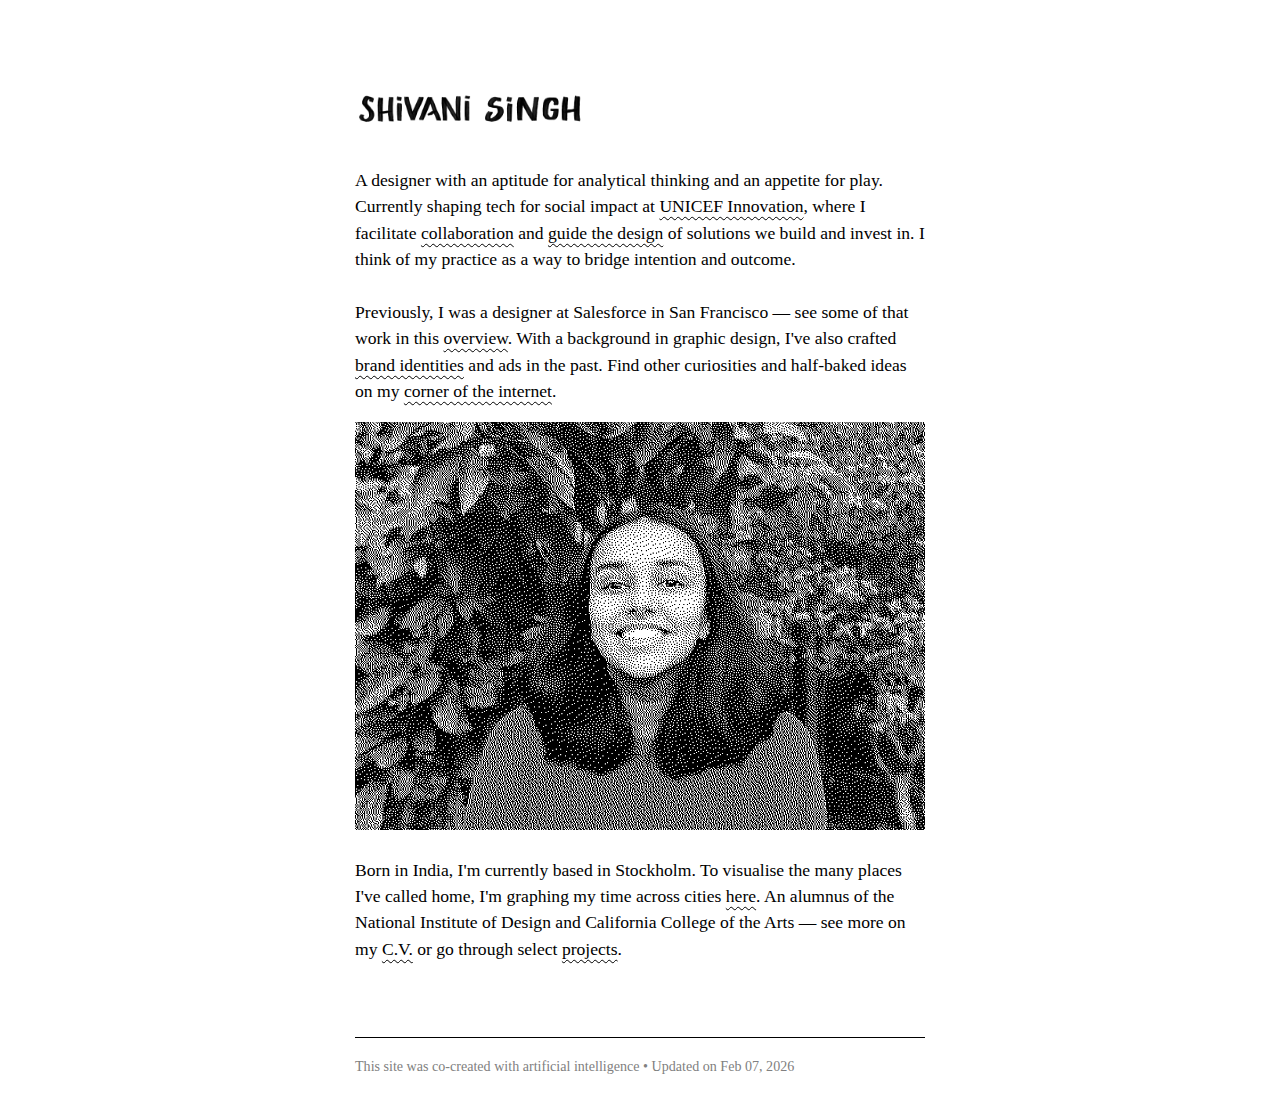
<file: index.html>
<!DOCTYPE html>
<html lang="en">
<head>
  <meta charset="UTF-8" />
  <meta name="viewport" content="width=device-width, initial-scale=1.0" />
  <title>shivani's website</title>

  <link rel="icon" type="image/png" href="images/favicon.png">
  <link rel="stylesheet" href="style.css">

  <style>
:root { --page-gutter: 40px; }

body {
  padding: 0 var(--page-gutter) !important;
}
.h1-img {
  height: var(--h1-size);
  width: auto;
  display: inline-block;
  vertical-align: baseline;
}

.intro-wrap {
  position: relative;
}

.intro-inner {
  padding: 40px 0;
}

a {  text-decoration-style: wavy; text-decoration-thickness: 0.5px; }


/* ---------- CLICK STAMPS ---------- */
.flower-stamp{
  position: absolute;
  transform: translate(-50%, -50%);
  pointer-events: none;
  user-select: none;
  -webkit-user-drag: none;
  z-index: 10; 
  line-height: 1;
  color: #0000EE;
}

  #weather-line {
  position: fixed;
  right: 12px;
  bottom: 12px;
  pointer-events: none;
}
    
  </style>
</head>

<body>

<!-- INTRO -->
<section class="intro-wrap">
  <main id="page" class="intro-inner">
    <h1>
      <img class="h1-img" src="images/header.png" alt="Shivani Singh">
    </h1>

    <p>
      A designer with an aptitude for analytical thinking and an appetite for play. Currently shaping tech for social impact at <a href="https://www.unicefventurefund.org/" target="_blank">UNICEF Innovation</a>, where I facilitate <a href="https://singh.work/processlab.html" target="_blank">collaboration</a> and   
      <a href="https://unicef-office-of-innovation-1.gitbook.io/unicef-toolkits/HlT4xFWyVhjMRNHG534K/product-design" target="_blank">guide the design</a>
      of solutions we build and invest in. I think of my practice as a way to bridge intention and outcome. 
      <br><br>
      Previously, I was a designer at Salesforce in San Francisco — see some of that work in this
      <a href="https://docs.google.com/presentation/d/e/2PACX-1vSIAnrA-YdMMIYAmLWARmflhZkR6fjkmb--3mA7UqHA36ywzY6SGtTjLynAr35MLmpYWI_fdFcazv4S/pub" target="_blank">overview</a>. With a background in graphic design, I've also crafted 
      <a href="https://singh.work/logofolio">brand identities</a> and ads in the past. Find other curiosities and half-baked ideas on my <a href="https://shivaniest.com/tagged/highlights" target="_blank">corner of the internet</a>.
      <br>
      <img src="images/moi.png">
      <br>
      Born in India, I'm currently based in <span id="stockholm-trigger" title="">Stockholm</span>. To visualise the many places I've called home, I'm graphing my time across cities
      <a href="https://singh.work/fromness" target="_blank">here</a>. 
      An alumnus of the National Institute of Design and California College of the Arts — see more on my <a href="resume.html">C.V.</a> or go through select
      <a href="#portfolio" id="portfolio-link">projects</a>.
    </p>

  </main>
</section>

<!-- PORTFOLIO -->
<section id="portfolio-appendix" hidden aria-hidden="true" class="portfolio-section">
  <div class="portfolio-grid">

    <!-- COMING SOON -->
    <!--
    <div class="project">
      <img src="images/playground.png" alt="Coming Soon">
      <p class="note">[Coming Soon] • UNICEF Office of Innovation (2024)</p>
      <div class="project-title">Playground for Prototypes</div>
      <p>A sandbox environment for testing digital prototypes.</p>
    </div>
    -->

    <div class="project">
      <img src="images/juniper dashboard.png" alt="">
      <div class="project-title">
        <a href="https://www.figma.com/deck/pHVoKWfLWugEEzSGsIU0A1" target="_blank">
          Interface to the CryptoFund
        </a>
      </div>
      <p>Designing the dashboard for tracking Cryptofund transactions.</p>
      <p class="note">UNICEF Office of Innovation (2024)</p>
    </div>

    <div class="project">
      <img src="images/project2.jpg" alt="">
      <div class="project-title">
        <a href="https://docs.google.com/presentation/d/e/2PACX-1vQlLTQlfvFx2dAqkBc4L7SoIxsV97rL5pg7tHB_gHclwawwWI400lErSsE3TWydCVhdCnXbkJTfBuS9/pub" target="_blank">
          The Hungry Venturer
        </a>
      </div>
      <p>Design sprint to improve a core point of interaction with the Fund.</p>
      <p class="note">UNICEF Office of Innovation (2023)</p>
    </div>

    <div class="project">
      <img src="images/project1.jpg" alt="">
      <div class="project-title">
        <a class="project-link" href="https://singh.work/case-study.html">
          A West Oakland Story
        </a>
      </div>
      <p>Co-creating a data-informed narrative about the future of a neighbourhood.</p>
      <p class="note">The Crucible × CCA (2020)</p>
    </div>

    <div class="project">
      <img src="images/project3.png" alt="">
      <div class="project-title">
        <a class="project-link" href="https://singh.work/dropin">
          The Art, Artist and Context
        </a>
      </div>
      <p>Reimagining online networking for creative professionals.</p>
      <p class="note">Student Project (2020)</p>
    </div>

    <div class="project">
      <img src="images/project6.png" alt="">
      <div class="project-title">
        <a class="project-link" href="https://singh.work/sprint.html">
          Value of Influence
        </a>
      </div>
      <p>Defining the exchange between influencers and venues through a design sprint.</p>
      <p class="note">Parallel HQ (2018)</p>
    </div>

    <!-- AMBASSADOR -->
    <!--
    <div class="project">
      <img src="images/88.png" alt="">
      <p class="note">Visual Identity Design • Ambassador 88 (2020)</p>
      <div class="project-title">
        <a href="https://singh.work/ambassador.html">
          Cultural Ambassador
        </a>
      </div>
      <p>Brand language for a children's product.</p>
    </div>
    -->

    <div class="project">
      <img src="images/project7.png" alt="">
      <div class="project-title">
        <a class="project-link" href="https://singh.work/lmnop">
          ABC's of Branding a Preschool
        </a>
      </div>
      <p>Designing a playful brand identity for early childhood learning.</p>
      <p class="note">Elemenopy Preschool (2017)</p>
    </div>

  </div>
</section>

<div class="portfolio-footer">
  <hr>
  <p class="note">This site was co-created with artificial intelligence • Updated on Feb 07, 2026</p>
</div>

<script>
/* ---------- PORTFOLIO OPEN ---------- */

const portfolioLink = document.getElementById('portfolio-link');
const portfolio = document.getElementById('portfolio-appendix');

function openPortfolioSmooth() {
  portfolio.hidden = false;
  portfolio.setAttribute('aria-hidden', 'false');
  portfolio.scrollIntoView({ behavior: 'smooth' });
}

portfolioLink.addEventListener('click', e => {
  e.preventDefault();
  openPortfolioSmooth();
});


/* ---------- RANDOM FLOWER CLICK STAMPS ---------- */

const introWrap = document.querySelector(".intro-wrap");
const FLOWERS = ["𐫱","✿","❀","❁","✽","✾","❃","❊"];
const flowerStamps = [];
const MAX_STAMPS = 400;

function pick(arr){
  return arr[Math.floor(Math.random() * arr.length)];
}

document.addEventListener("click", (e) => {
  // Don’t stamp when clicking interactive elements
  if (e.target.closest("a, button, input, textarea, select, label")) return;

  const s = document.createElement("span");
  s.className = "flower-stamp";
  s.textContent = pick(FLOWERS);

  // place at click location (page coords)
  s.style.left = e.pageX + "px";
  s.style.top = e.pageY + "px";

  document.body.appendChild(s);
  flowerStamps.push(s);

  // cap stamps
  if (flowerStamps.length > MAX_STAMPS) {
    const old = flowerStamps.shift();
    if (old && old.parentNode) old.parentNode.removeChild(old);
  }
});

//Weather and Time hover
const apiKey = "90e9ebf020c5099c68c76c60da6b80a6";
const lat = 59.3293;
const lon = 18.0686;

const trigger = document.getElementById("stockholm-trigger");

function stockholmTime() {
  return new Date().toLocaleTimeString([], {
    hour: "2-digit",
    minute: "2-digit",
    timeZone: "Europe/Stockholm"
  });
}

fetch(`https://api.openweathermap.org/data/2.5/weather?lat=${lat}&lon=${lon}&units=metric&appid=${apiKey}`)
  .then(res => res.json())
  .then(data => {
    const description = data.weather[0].description;
    const temp = data.main.temp.toFixed(1);

    const text = `${stockholmTime()} · ${description} · ${temp}ºC`;
    trigger.setAttribute("title", text);
  })
  .catch(() => {
    trigger.setAttribute("title", "");
  });


/* ---------- RETURN TO PORTFOLIO ON BACK ---------- */

function openPortfolioInstant() {
  portfolio.hidden = false;
  portfolio.setAttribute('aria-hidden', 'false');
  portfolio.scrollIntoView({ behavior: 'auto' });
}

document.querySelectorAll('#portfolio-appendix .project-link').forEach(a => {
  a.addEventListener('click', () => {
    sessionStorage.setItem('returnToPortfolio', '1');
  });
});

function maybeReturnToPortfolio() {
  if (sessionStorage.getItem('returnToPortfolio') === '1') {
    sessionStorage.removeItem('returnToPortfolio');
    openPortfolioInstant();
  }
}

window.addEventListener('pageshow', maybeReturnToPortfolio);
</script>

</body>
</html>
</file>
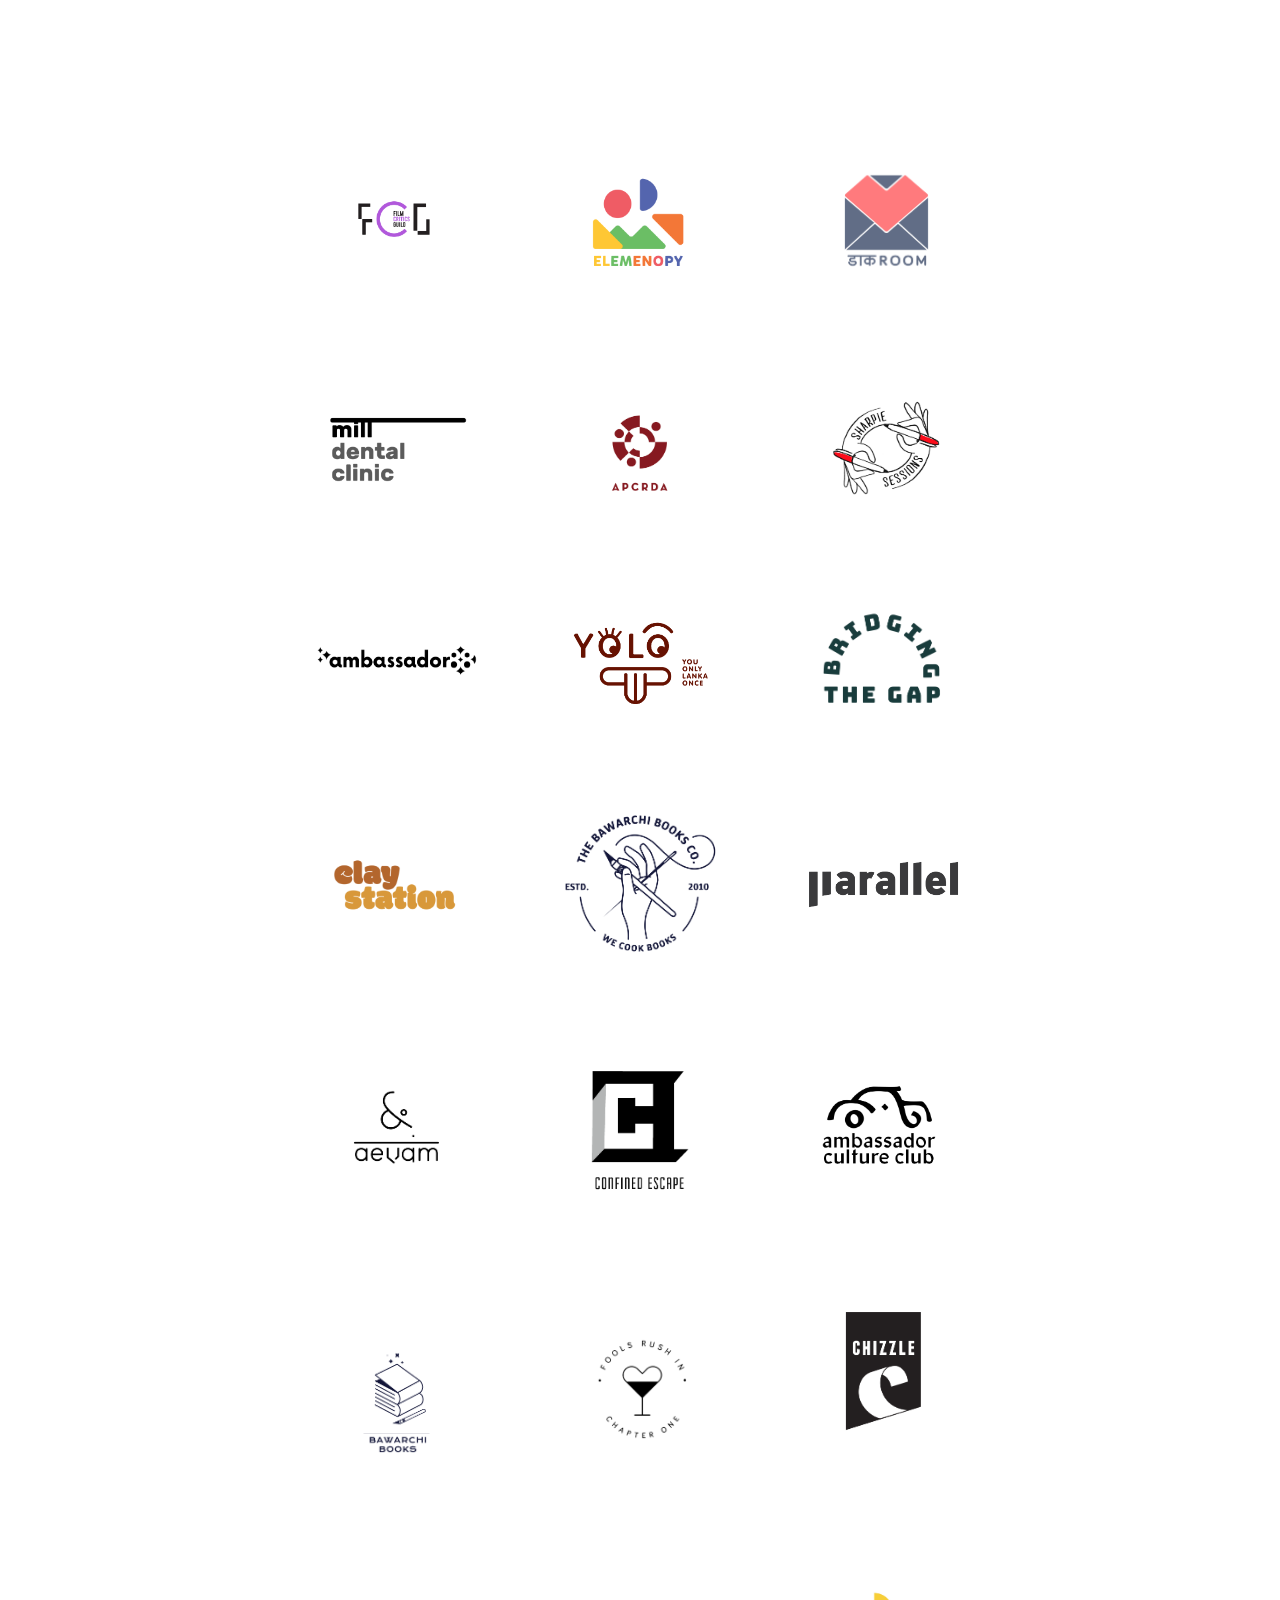
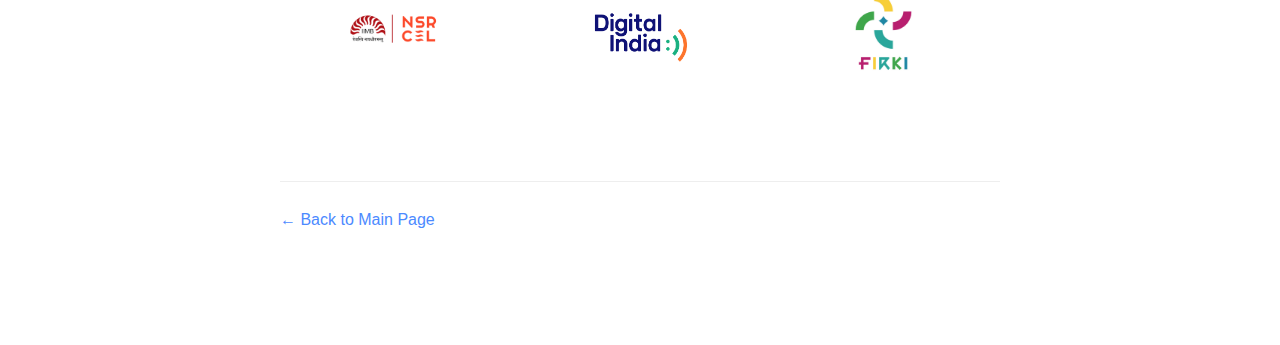
<file: graphic.html>
<!DOCTYPE html>
<html lang="en">
<head>
  <meta charset="UTF-8" />
  <meta name="viewport" content="width=device-width, initial-scale=1.0" />
  <title>Logos ⚘ </title>
  <style>
    body {
      font-family: -apple-system, BlinkMacSystemFont, "Segoe UI", Roboto, Oxygen,
        Ubuntu, Cantarell, "Helvetica Neue", sans-serif;
      max-width: 720px; /* Kept as per your instruction */
      margin: 60px auto;
      padding: 50px 20px;
      line-height: 1.8;
      color: #000;
    }

    h1 {
      text-align: center;
      margin-bottom: 2em;
    }

    .logo-grid {
      display: grid;
      /* Forced to 3 columns always, within the max-width of the body */
      grid-template-columns: repeat(3, 1fr);
      gap: 10px; /* Space between grid items */
      justify-content: center;
    }

    .logo-item {
      display: flex;
      justify-content: center;
      align-items: center;
      text-align: center;
    }

    .logo-item img {
      max-width: 100%; /* Image will scale down to fit the smaller column width */
      height: auto;
      display: block;
      margin: 0 auto;
      transition: opacity 0.2s ease-in-out;
    }

    .logo-item img:hover {
      opacity: 0.8;
    }

    a {
      color: #4c8aff;
      text-decoration: none;
      position: relative;
      cursor: pointer;
    }

    .back-link {
      margin-top: 3em;
      text-align: left; /* Changed from center to left */
      padding-top: 1.5em;
      border-top: 1px solid #eee;
    }

    /* All @media queries related to logo-grid responsiveness have been removed */
    /* This ensures a consistent 3-column layout across all screen sizes */
  </style>
</head>
<body>
  <div class="logo-grid">
    
     <div class="logo-item">
      <a href="https://www.filmcriticsguild.com/" target="_blank"><img src="images/logos/fcg.png" alt="Film Critics Guild logo"></a>
    </div>
    <div class="logo-item">
      <a href="https://elemenopy.in/about-us/" target="_blank"><img src="images/logos/lmnop.png" alt="ELEMENOPY logo"></a>
    </div>
    <div class="logo-item">
      <a href="https://daakroom.com"><img src="images/logos/daakroom.png" alt="Daakroom logo"></a>
    </div>
    <div class="logo-item">
      <img src="images/logos/mill-dental.png" alt="Mill Dental Clinic logo">
    </div>
    
    <div class="logo-item">
      <img src="images/logos/apcrda.png" alt="APCRDA logo">
    </div>
    <div class="logo-item">
      <img src="images/logos/sharpiesesh.png" alt="Sharpie Sessions logo">
    </div>
    <div class="logo-item">
      <a href="https://shivaniest.wordpress.com/portfolio/cultural-edutainment-for-the-south-asian-diaspora/" target="_blank"> <img src="images/logos/ambassador88.png" alt="Ambassador 88 logo"></a>
    </div>
    <div class="logo-item">
      <img src="images/logos/yolo.png" alt="YOLO logo">
    </div>
    <div class="logo-item">
      <img src="images/logos/bridging.png" alt="Bridging The Gap logo">
    </div>
    <div class="logo-item">
      <img src="images/logos/claystation.png" alt="Claystation logo">
    </div>
    <div class="logo-item">
      <img src="images/logos/bawarchi.jpg" alt="Bawarchi Books Co. logo">
    </div>
    <div class="logo-item">
      <img src="images/logos/parallel.png" alt="Parallel logo">
    </div>

    <div class="logo-item">
      <img src="images/logos/aevam.png" alt="Aevam logo">
    </div>
    <div class="logo-item">
      <img src="images/logos/confined-escape.png" alt="Confined Escape logo">
    </div> 
    <div class="logo-item">
      <img src="images/logos/ambassador.png" alt="Ambassador Culture Club logo">
    </div>
  
    <div class="logo-item">
      <img src="images/logos/bawarchi-opt.png" alt="Bawarchi Books Alternate logo">
    </div>
    <div class="logo-item">
      <img src="images/logos/fools-rush-in.png" alt="Fools Rush In logo">
    </div>    
    <div class="logo-item">
      <img src="images/logos/chizzle.png" alt="Chizzle logo">
    </div>

    <div class="logo-item">
      <img src="images/logos/nsrcel.png" alt="NSRCEL logo">
    </div>
    <div class="logo-item">
      <img src="images/logos/digital-india.png" alt="Digital India logo">
    </div>
    <div class="logo-item">
      <img src="images/logos/firki.jpg" alt="Firki logo">
    </div>

  </div>

  <div class="back-link">
    <a href="./">← Back to Main Page</a>
  </div>

</body>
</html>
</file>
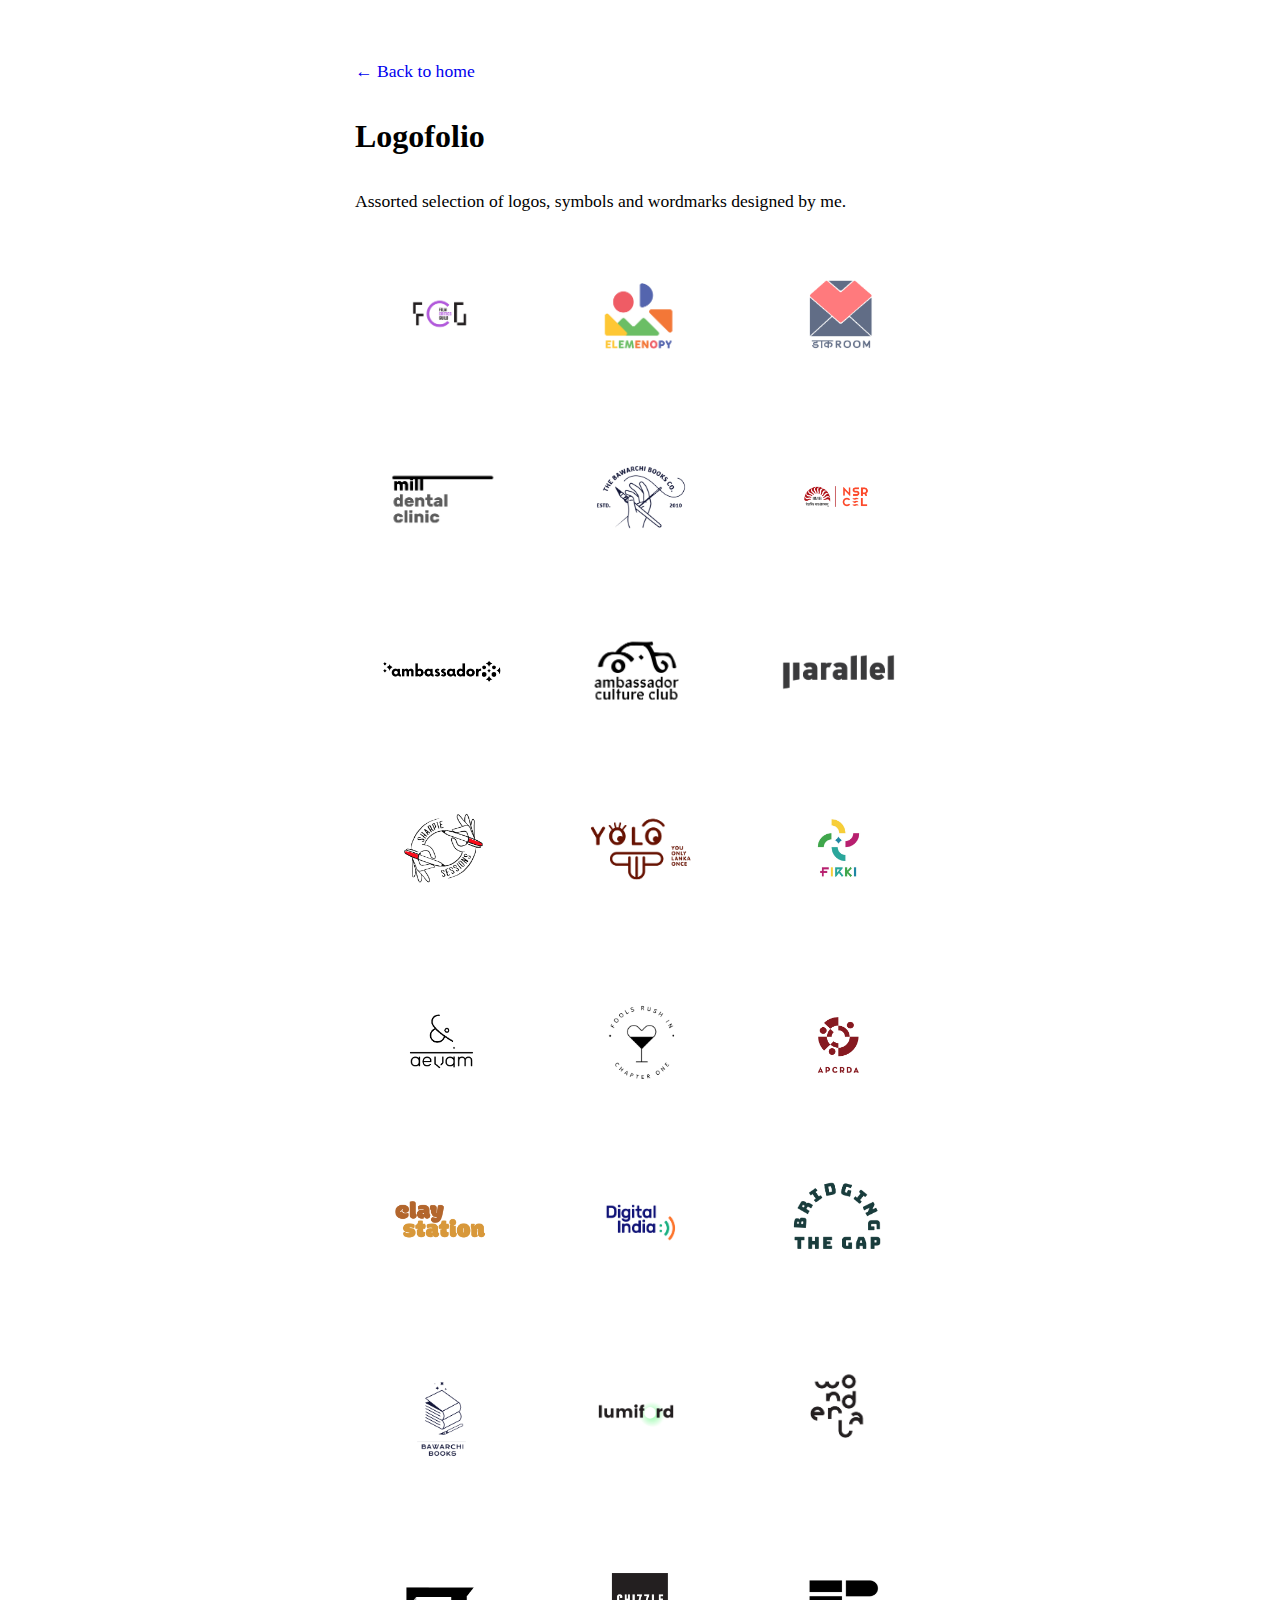
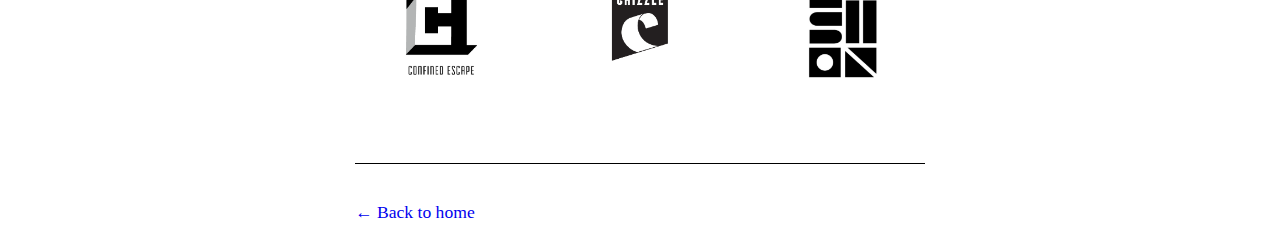
<file: logofolio.html>
<!DOCTYPE html>
<html lang="en">
<head>
    <meta charset="UTF-8" />
    <meta name="viewport" content="width=device-width, initial-scale=1.0" />
    <title>Logofolio ⚘</title>
    <link rel="stylesheet" href="style.css">
    <link rel="icon" type="image/png" href="images/favicon.png">
    <style>
        /* Page-specific styles for logofolio.html */
        .logo-grid {            
            display: grid;
            grid-template-columns: repeat(3, 1fr);
            gap: 25px;
            justify-content: center;
        }

        .logo-item {
            display: flex;
            justify-content: center;
            align-items: center;
            text-align: center;
        }

        .logo-item img {
            max-width: 100%;
            height: auto;
            display: block;
            margin: 0 auto;
        }
    </style>
</head>
<body>
    <p><a href="index.html" class="blue-link">&larr; Back to home</a></p>

    <h1>Logofolio </h1>
    <p> Assorted selection of logos, symbols and wordmarks designed by me. </p>
    <div class="logo-grid">
         
        <div class="logo-item">
            <a href="https://www.filmcriticsguild.com/" target="_blank">
                <img src="images/logos/fcg.png" alt="Film Critics Guild logo" loading="lazy">
            </a>
        </div>
        <div class="logo-item">
            <a href="https://www.instagram.com/elemenopyschool/" target="_blank">
                <img src="images/logos/lmnop.png" alt="ELEMENOPY logo" loading="lazy">
            </a>
        </div>
        <div class="logo-item">
            <a href="https://daakroom.com" target="_blank">
                <img src="images/logos/daakroom.png" alt="Daakroom logo" loading="lazy">
            </a>
        </div>
       <div class="logo-item">
           <a href="https://www.instagram.com/p/BnjCuDDnSjI/?taken-by=stefansagmeister" target="_blank"> <img src="images/logos/mill-dental.png" alt="Mill Dental Clinic logo" loading="lazy"></a>
        </div>
        
        <div class="logo-item">
            <a href="https://www.facebook.com/p/Bawarchi-Books-100071480957445/" target="_blank">
                <img src="images/logos/bawarchi-short.png" alt="Bawarchi Books Co. logo" loading="lazy">
            </a>
        </div>
        <div class="logo-item">
            <a href="https://nsrcel.org/" target="_blank">
                <img src="images/logos/nsrcel.png" alt="NSRCEL logo" loading="lazy">
            </a>
        </div>
         <div class="logo-item">
            <a href="https://singh.work/ambassador.html" target="_blank">
                <img src="images/logos/ambassador88.png" alt="Ambassador 88 logo" loading="lazy">
            </a>
        </div>
        
        <div class="logo-item">
            <a href="https://shivaniest.com/post/631617644194365440" target="_blank"><img src="images/logos/ambassador.png" alt="Ambassador Culture Club logo" loading="lazy"></a>
        </div>
        <div class="logo-item">
            <a href="https://shivaniest.com/post/178410106142" target="_blank"><img src="images/logos/parallel.png" alt="Parallel logo" loading="lazy"></a>
        </div>
        
        <div class="logo-item">
            <a href="https://uxdesign.cc/building-community-through-knowledge-sharing-8466215631c7" target="_blank"><img src="images/logos/sharpiesesh.png" alt="Sharpie Sessions logo" loading="lazy"></a>
        </div>
        <div class="logo-item">
            <a href="https://shivaniest.com/post/116830317412" target="_blank"><img src="images/logos/yolo.png" alt="YOLO logo" loading="lazy"></a>
        </div>
        <div class="logo-item">
            <a href="https://shivaniest.com/post/111272392622" target="_blank"><img src="images/logos/firki.jpg" alt="Firki logo" loading="lazy"></a>
        </div>
        
        <div class="logo-item">
            <img src="images/logos/aevam.png" alt="Aevam yoga studio logo" loading="lazy">
        </div>
        <div class="logo-item">
            <img src="images/logos/fools-rush-in.png" alt="Fools Rush In logo" loading="lazy">
        </div>
        <div class="logo-item">
            <img src="images/logos/apcrda.png" alt="APCRDA logo" loading="lazy">
        </div>
        <div class="logo-item">
            <img src="images/logos/claystation.png" alt="Claystation logo" loading="lazy">
        </div>
        <div class="logo-item">
            <img src="images/logos/digital-india.png" alt="Digital India logo" loading="lazy">
        </div>
        <div class="logo-item">
            <img src="images/logos/bridging.png" alt="Bridging The Gap logo" loading="lazy">
        </div>
        <div class="logo-item">
            <img src="images/logos/bawarchi-opt.png" alt="Bawarchi Books Alternate logo" loading="lazy">
        </div>
        <div class="logo-item">
            <img src="images/logos/lumiford.png" alt="Lumiford logo" loading="lazy">
        </div>
        <div class="logo-item">
            <img src="images/logos/wonderla.png" alt="Wonderla logo" loading="lazy">
        </div>
        <div class="logo-item">
            <img src="images/logos/confined-escape.png" alt="Confined Escape logo" loading="lazy">
        </div>
        <div class="logo-item">
            <img src="images/logos/chizzle.png" alt="Chizzle logo" loading="lazy">
        </div>
        <div class="logo-item">
            <img src="images/logos/epsilon.png" alt="Epsilon logo" loading="lazy">
        </div>
    </div>

    <hr style="border: none; border-top: 1px solid black; margin: 2em 0;">
  <p><a href="index.html#portfolio-appendix" class="blue-link">&larr; Back to home</a></p>
    
</body>
</html>
</file>
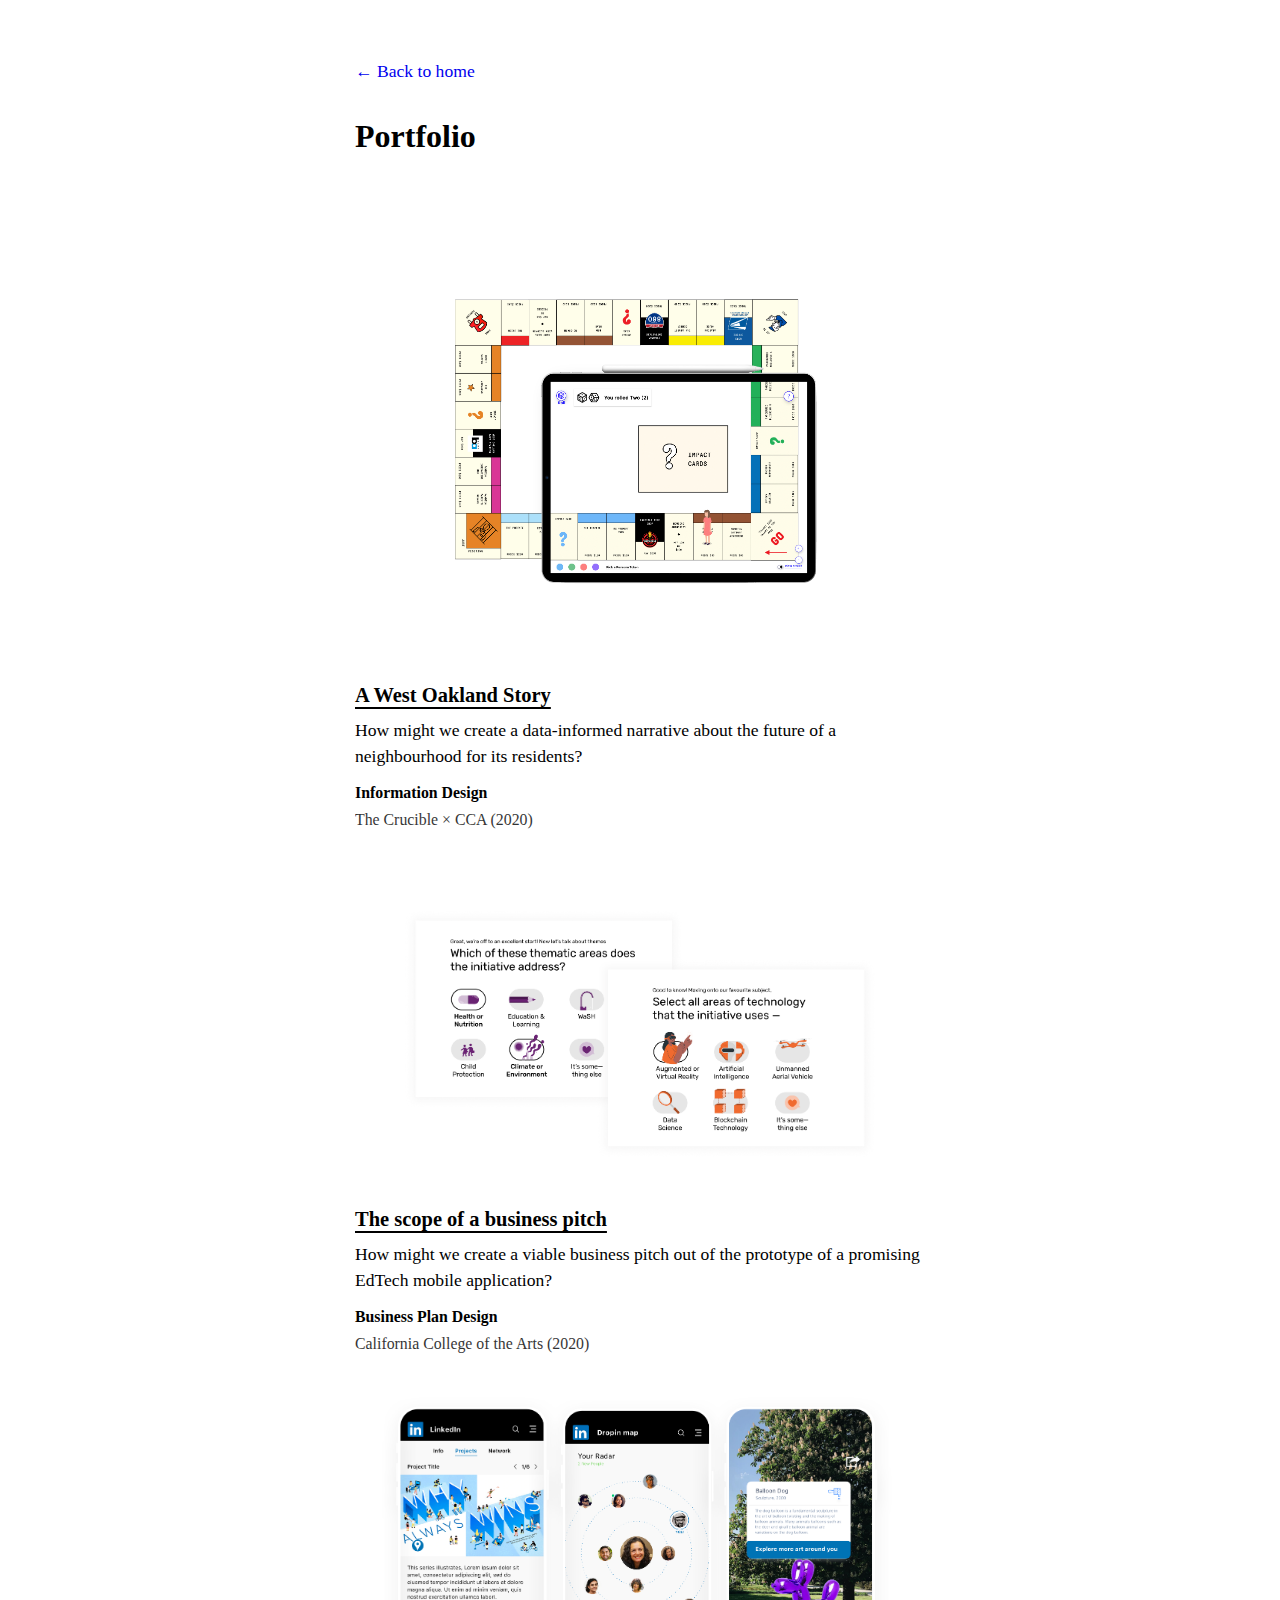
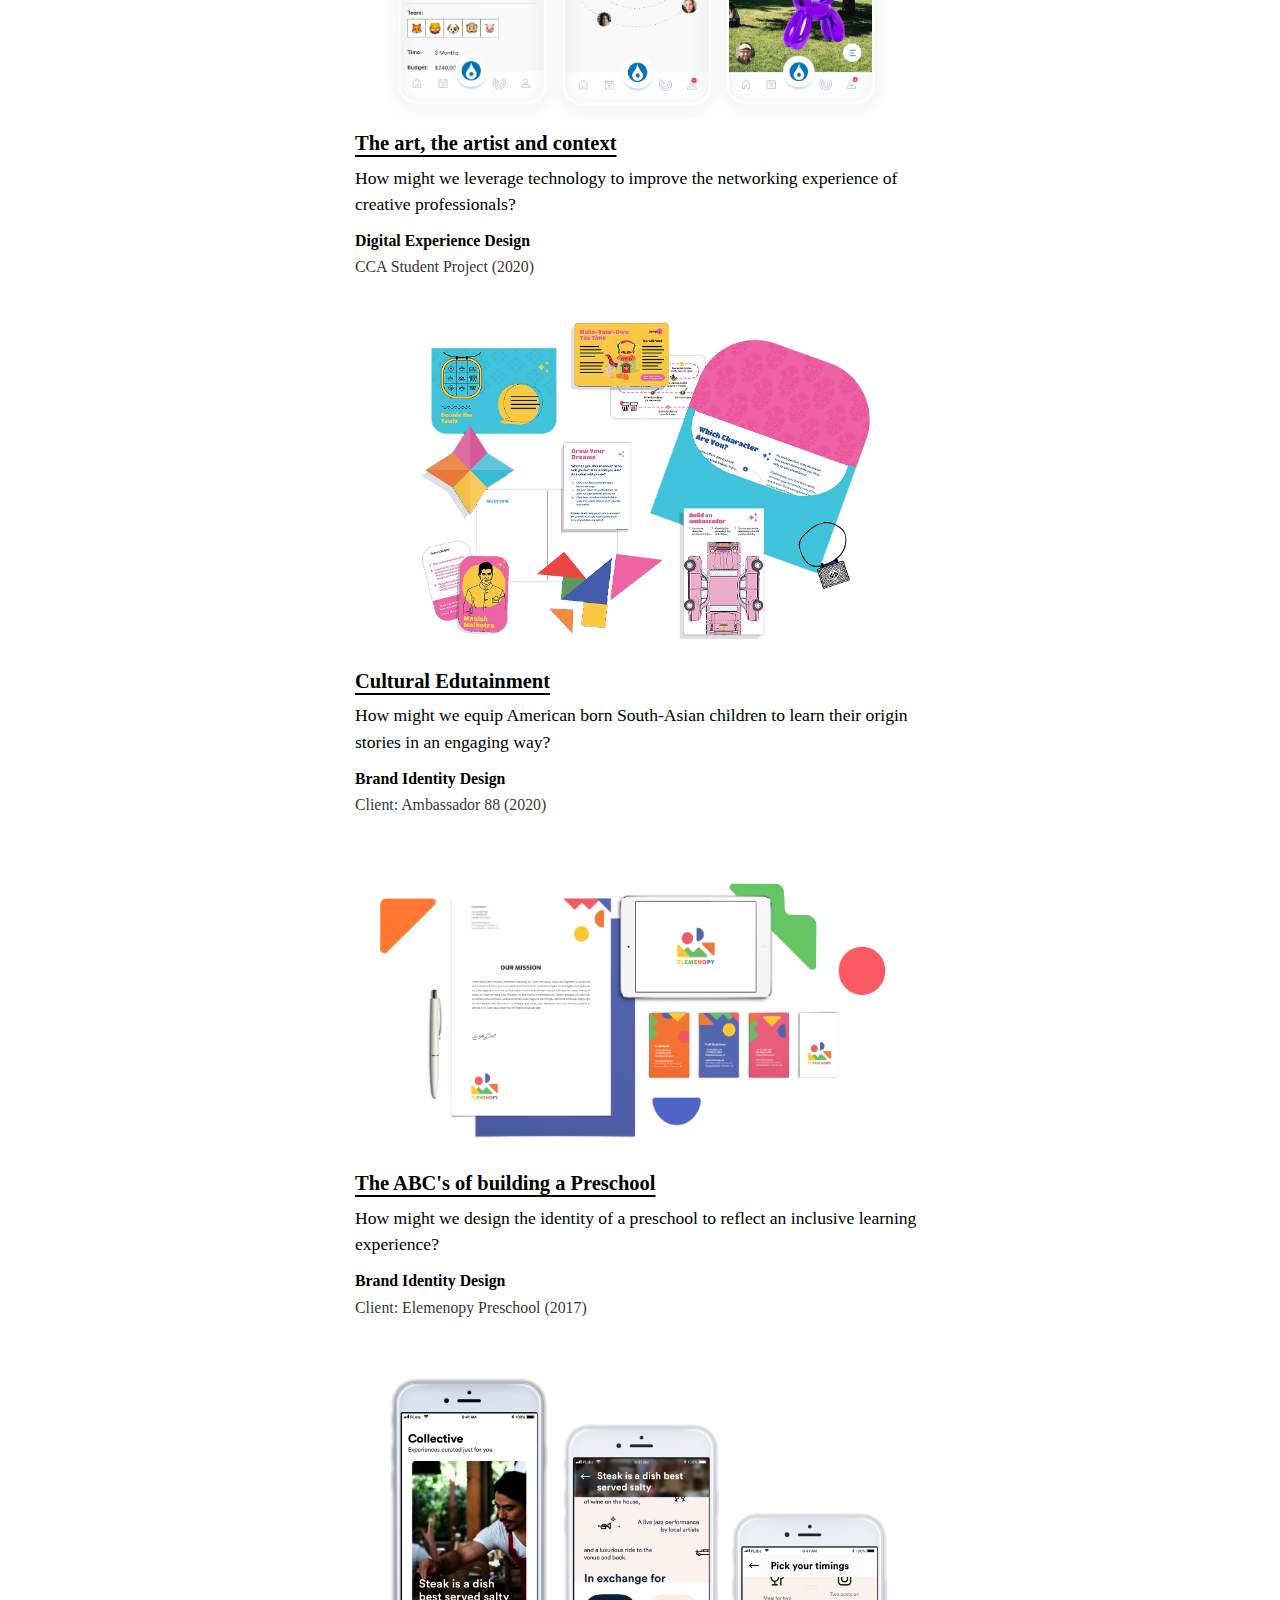
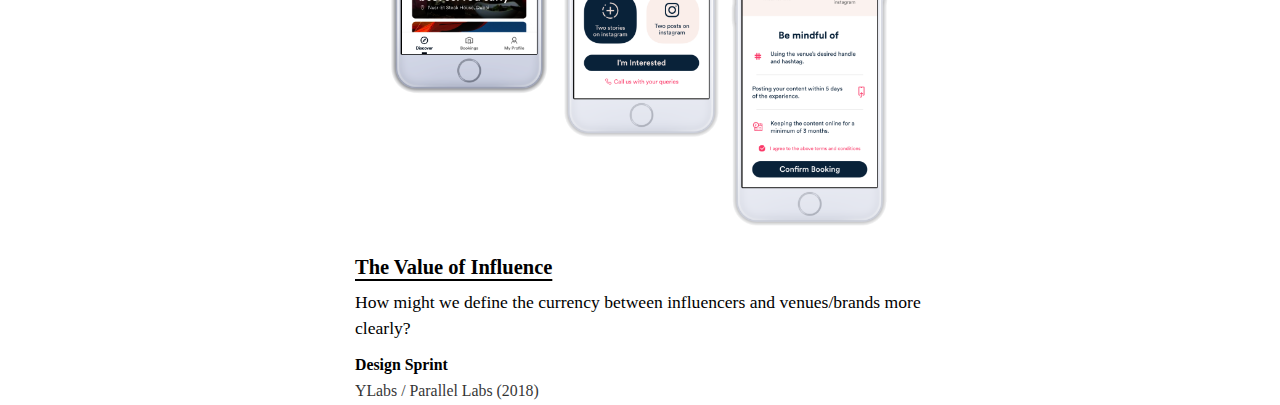
<file: portfolio.html>
<!DOCTYPE html>
<html lang="en">
<head>
  <meta charset="UTF-8">
  <meta name="viewport" content="width=device-width, initial-scale=1.0">
  <title>Portfolio – Shivani Singh</title>
  <link rel="stylesheet" href="style.css">
  <style>
    .portfolio-grid {
      display: grid;
      grid-template-columns: repeat(auto-fill, minmax(300px, 1fr));
      gap: 40px;
      margin-top: 2em;
    }
    .project {
      display: flex;
      flex-direction: column;
    }
    .project img {
      width: 100%;
      height: auto;
      border-radius: 4px;
      margin-bottom: 0.75em;
    }
    .project-title {
      font-weight: 600;
      margin-bottom: 0.4em;
    }
    .project-title a {
      text-decoration: underline;
      color: inherit;
    }
    .project-desc {
      margin-bottom: 0.6em;
    }
    .project-meta {
      font-size: 0.9em;
      font-weight: 600;
    }
    .project-meta span {
      display: block;
      opacity: 0.8;
      font-weight: normal;
    }
  </style>
</head>
<body>
  <main id="page">
    <p><a href="index.html" class="blue-link">&larr; Back to home</a></p>
    <h1>Portfolio</h1>

    <div class="portfolio-grid">

      <!-- Project 1 -->
      <div class="project">
        <a href="case-study-1.html">
          <img src="images/project1.jpg" alt="Project 1">
        </a>
        <div class="project-title">
          <a href="https://singh.work/case-study.html">A West Oakland Story</a>
        </div>
        <div class="project-desc">
          How might we create a data-informed narrative about the future of a neighbourhood for its residents?
        </div>
        <div class="project-meta">
          Information Design <span>The Crucible × CCA (2020)</span>
        </div>
      </div>

      <!-- Project 2 -->
      <div class="project">
        <a href="case-study-2.html">
          <img src="images/project2.jpg" alt="Project 2">
        </a>
        <div class="project-title">
          <a href="case-study-2.html">The scope of a business pitch</a>
        </div>
        <div class="project-desc">
          How might we create a viable business pitch out of the prototype of a promising EdTech mobile application?
        </div>
        <div class="project-meta">
          Business Plan Design <span>California College of the Arts (2020)</span>
        </div>
      </div>

      <!-- Project 3 -->
      <div class="project">
        <a href="case-study-3.html">
          <img src="images/project3.jpg" alt="Project 3">
        </a>
        <div class="project-title">
          <a href="case-study-3.html">The art, the artist and context</a>
        </div>
        <div class="project-desc">
          How might we leverage technology to improve the networking experience of creative professionals?
        </div>
        <div class="project-meta">
          Digital Experience Design <span>CCA Student Project (2020)</span>
        </div>
      </div>

      <!-- Project 4 -->
      <div class="project">
        <a href="case-study-4.html">
          <img src="images/project4.jpg" alt="Project 4">
        </a>
        <div class="project-title">
          <a href="https://singh.work/ambassador.html">Cultural Edutainment</a>
        </div>
        <div class="project-desc">
          How might we equip American born South-Asian children to learn their origin stories in an engaging way?
        </div>
        <div class="project-meta">
          Brand Identity Design <span>Client: Ambassador 88 (2020)</span>
        </div>
      </div>

      <!-- Project 5 -->
      <div class="project">
        <a href="case-study-5.html">
          <img src="images/project5.jpg" alt="Project 5">
        </a>
        <div class="project-title">
          <a href="https://singh.work/lmnop">The ABC's of building a Preschool</a>
        </div>
        <div class="project-desc">
          How might we design the identity of a preschool to reflect an inclusive learning experience?
        </div>
        <div class="project-meta">
          Brand Identity Design <span>Client: Elemenopy Preschool (2017)</span>
        </div>
      </div>

      <!-- Project 6 -->
      <div class="project">
        <a href="case-study-6.html">
          <img src="images/project6.jpg" alt="Project 6">
        </a>
        <div class="project-title">
          <a href="https://singh.work/sprint.html">The Value of Influence</a>
        </div>
        <div class="project-desc">
          How might we define the currency between influencers and venues/brands more clearly?
        </div>
        <div class="project-meta">
          Design Sprint <span>YLabs / Parallel Labs (2018)</span>
        </div>
      </div>

      

    </div>
  </main>
</body>
</html>
</file>
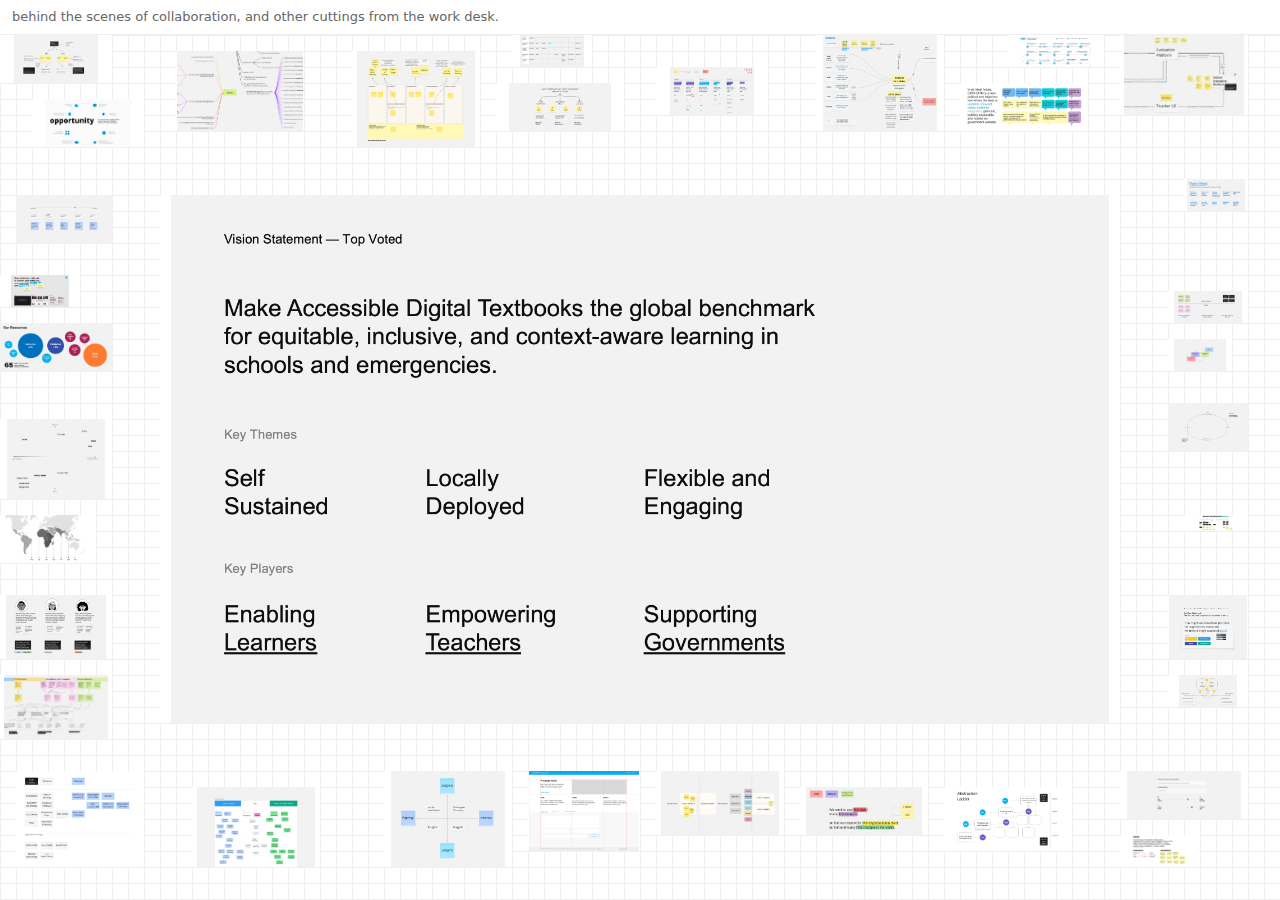
<file: prcoesslab.html>
<!DOCTYPE html>
<html lang="en">
<head>
<meta charset="UTF-8" />
<meta name="viewport" content="width=device-width, initial-scale=1" />
<title>process artefacts</title>
<meta name="description" content="process lab" />
<link rel="icon" href="data:image/svg+xml,<svg xmlns='http://www.w3.org/2000/svg' viewBox='0 0 100 100'><text y='0.9em' font-size='86'>𓆉</text></svg>">

<style>
* { box-sizing: border-box; }
html, body { height: 100%; }
body {
  margin: 0;
  background: #fff;
  color: #000;
  font: 14px/1.4 system-ui, -apple-system, Arial, sans-serif;
  overflow: hidden;
}

.wrap { 
  display: grid; 
  grid-template-rows: auto 1fr; 
  height: 100vh; 
}

header { 
  padding: 8px 12px; 
  color: #555; 
  border-bottom: 1px solid #efefef;
  background: #fff;
  position: relative;
  z-index: 100;
}

header .sub { 
  color: #666; 
  font-size: 13px; 
}

.stage {
  position: relative;
  overflow: hidden;
  background:
    repeating-linear-gradient(to right, #efefef 0 1px, transparent 1px 16px),
    repeating-linear-gradient(to bottom, #efefef 0 1px, transparent 1px 16px);
}

#canvas { 
  position: relative; 
  width: 100%; 
  height: 100%; 
}

.image-box {
  position: absolute;
  background: #fff;
}

.image-box img {
  display: block;
  width: 100%;
  height: 100%;
  object-fit: contain;
}

.thumb {
  cursor: pointer;
}

.main {
  z-index: 10;
}
</style>
</head>

<body>
<div class="wrap">
  <header>
    <div class="sub">behind the scenes of collaboration, and other cuttings from the work desk.</div>
  </header>

  <main class="stage" id="stage">
    <div id="canvas"></div>
  </main>
</div>

<script>
const IMAGES = [
  "images/process/ADT vision.png",
  "images/process/BMC - design.png",
  "images/process/criteriaforintake.png",
  "images/process/CRM.png",
  "images/process/gaps.png",
  "images/process/ladder.jpg",
  "images/process/ideally.jpg",
  "images/process/curriculum.png",
  "images/process/Datapoints.png",
  "images/process/GNC learning.png",
  "images/process/humaneval.png",
  "images/process/knowledge sharing.png",
  "images/process/Laddering Data.jpg",
  "images/process/manual.png",
  "images/process/medium is msg.png",
  "images/process/Name Parameters.png",
  "images/process/naming systems.png",
  "images/process/ourresources.png",
  "images/process/opp.png",
  "images/process/Persona.jpg",
  "images/process/playground UI.png",
  "images/process/Product Partnerships Data Knowledge.png",
  "images/process/Reach.png",
  "images/process/Reachout if.png",
  "images/process/Rules.png",
  "images/process/scales of a problem.png",
  "images/process/signals.png",
  "images/process/singlesource of truth.png",
  "images/process/dreaming sensing.png",
  "images/process/timeline.png",
  "images/process/types of slides.png",
  "images/process/vendorgrid.png",
  "images/process/whatwedonose.png",
  "images/process/XCapit.png",
  "images/process/x.png"
];

const G = 16;
const stage = document.getElementById('stage');
const canvas = document.getElementById('canvas');

let images = [];
let mainIndex = 0;

// Load all images and get their natural dimensions
Promise.all(IMAGES.map(src => {
  return new Promise(resolve => {
    const img = new Image();
    img.onload = () => resolve({ src, w: img.naturalWidth, h: img.naturalHeight });
    img.onerror = () => resolve({ src, w: 100, h: 100 });
    img.src = src;
  });
})).then(loaded => {
  images = loaded;
  layout();
  window.addEventListener('resize', layout);
});

function gridAlign(value) {
  return Math.floor(value / G) * G;
}

function layout() {
  canvas.innerHTML = '';
  
  const W = stage.clientWidth;
  const H = stage.clientHeight;
  
  // Calculate main image size (75% of viewport, grid-aligned)
  const main = images[mainIndex];
  const mainAspect = main.h / main.w;
  
  let mainW = gridAlign(W * 0.75);
  let mainH = gridAlign(mainW * mainAspect);
  
  if (mainH > H * 0.75) {
    mainH = gridAlign(H * 0.75);
    mainW = gridAlign(mainH / mainAspect);
  }
  
  const mainX = gridAlign((W - mainW) / 2);
  const mainY = gridAlign((H - mainH) / 2);
  
  // Create main image
  const mainEl = document.createElement('div');
  mainEl.className = 'image-box main';
  mainEl.style.left = mainX + 'px';
  mainEl.style.top = mainY + 'px';
  mainEl.style.width = mainW + 'px';
  mainEl.style.height = mainH + 'px';
  
  const mainImg = document.createElement('img');
  mainImg.src = main.src;
  mainEl.appendChild(mainImg);
  canvas.appendChild(mainEl);
  
  // Exclusion zone around main
  const pad = G * 3;
  const exclude = {
    x: mainX - pad,
    y: mainY - pad,
    w: mainW + pad * 2,
    h: mainH + pad * 2
  };
  
  // Place thumbnails
  const placed = [];
  
  images.forEach((img, i) => {
    if (i === mainIndex) return;
    
    const aspect = img.h / img.w;
    const baseW = 128;
    let thumbW = gridAlign(baseW);
    let thumbH = gridAlign(thumbW * aspect);
    
    let attempts = 0;
    let pos = null;
    
    while (attempts < 1500 && !pos) {
      const x = gridAlign(Math.random() * (W - thumbW - G));
      const y = gridAlign(Math.random() * (H - thumbH - G));
      
      const box = { x, y, w: thumbW, h: thumbH };
      
      // Check if overlaps with main or other thumbs
      const overlapsMain = !(box.x + box.w <= exclude.x || exclude.x + exclude.w <= box.x ||
                             box.y + box.h <= exclude.y || exclude.y + exclude.h <= box.y);
      
      const overlapsThumb = placed.some(p => 
        !(box.x + box.w + G <= p.x || p.x + p.w + G <= box.x ||
          box.y + box.h + G <= p.y || p.y + p.h + G <= box.y)
      );
      
      if (!overlapsMain && !overlapsThumb && x >= 0 && y >= 0 && x + thumbW <= W && y + thumbH <= H) {
        pos = box;
      }
      
      attempts++;
      
      if (attempts % 300 === 0 && thumbW > 64) {
        thumbW = gridAlign(thumbW - G);
        thumbH = gridAlign(thumbW * aspect);
      }
    }
    
    if (!pos) return;
    
    const thumbEl = document.createElement('div');
    thumbEl.className = 'image-box thumb';
    thumbEl.style.left = pos.x + 'px';
    thumbEl.style.top = pos.y + 'px';
    thumbEl.style.width = pos.w + 'px';
    thumbEl.style.height = pos.h + 'px';
    
    const thumbImg = document.createElement('img');
    thumbImg.src = img.src;
    thumbEl.appendChild(thumbImg);
    
    thumbEl.addEventListener('click', () => {
      mainIndex = i;
      layout();
    });
    
    canvas.appendChild(thumbEl);
    placed.push(pos);
  });
}
</script>
</body>
</html>
</file>
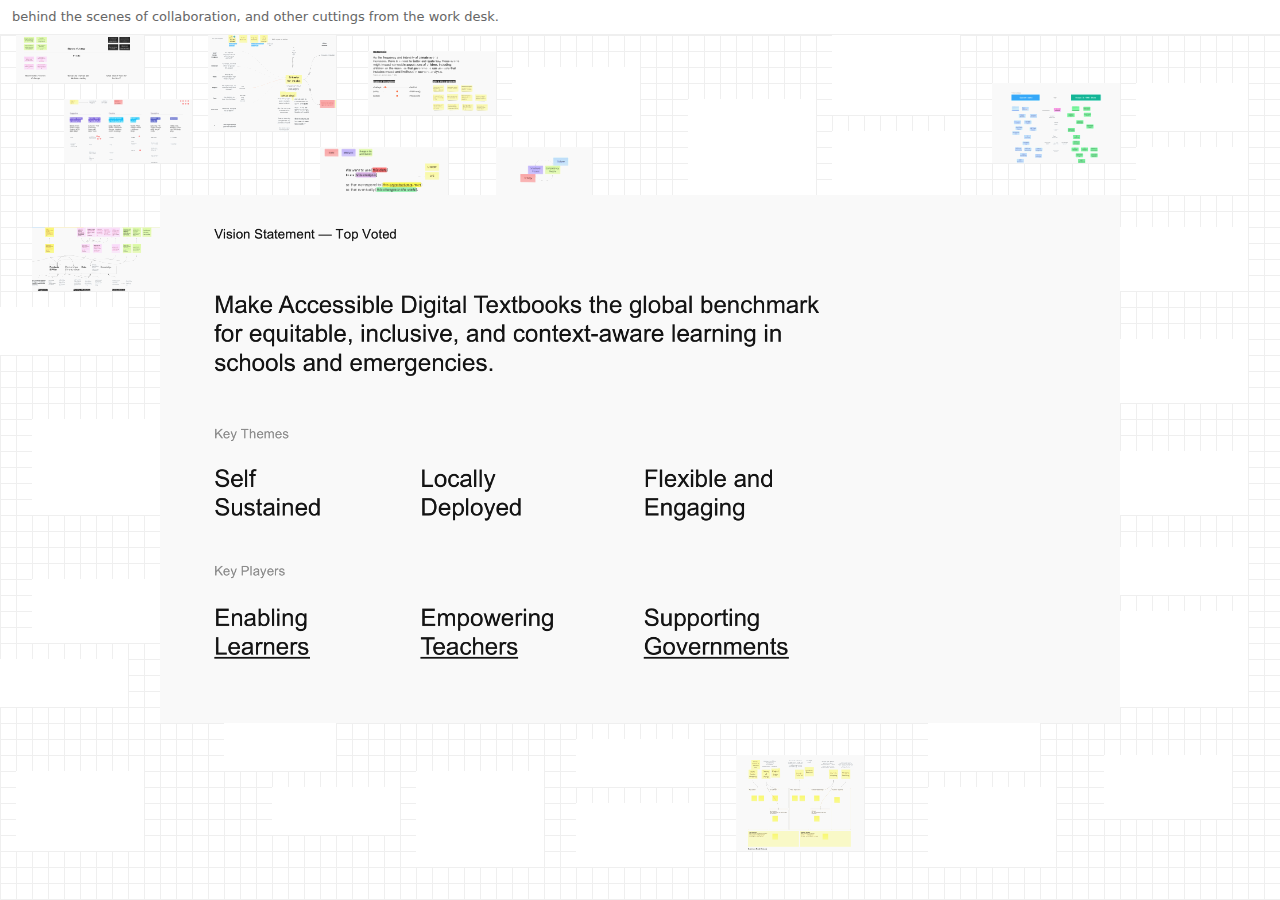
<file: processlab.html>
<!DOCTYPE html>
<html lang="en">
<head>
<meta charset="UTF-8" />
<meta name="viewport" content="width=device-width, initial-scale=1" />
<title>cuttings</title>
<meta name="description" content="process lab" />
<link rel="icon" href="data:image/svg+xml,<svg xmlns='http://www.w3.org/2000/svg' viewBox='0 0 100 100'><text y='0.9em' font-size='86'>✂️</text></svg>">

<style>
* { box-sizing: border-box; }
html, body { height: 100%; }
body {
  margin: 0;
  background: #fff;
  color: #000;
  font: 14px/1.4 system-ui, -apple-system, Arial, sans-serif;
  overflow: hidden;
}

.wrap { 
  display: grid; 
  grid-template-rows: auto 1fr; 
  height: 100vh; 
}

header { 
  padding: 8px 12px; 
  color: #555; 
  border-bottom: 1px solid #efefef;
  background: #fff;
  position: relative;
  z-index: 100;
}

header .sub { 
  color: #666; 
  font-size: 13px; 
}

.stage {
  position: relative;
  overflow: hidden;
  background:
    repeating-linear-gradient(to right, #efefef 0 1px, transparent 1px 16px),
    repeating-linear-gradient(to bottom, #efefef 0 1px, transparent 1px 16px);
}

#canvas { 
  position: relative; 
  width: 100%; 
  height: 100%; 
}

.image-box {
  position: absolute;
  background: #fff;
}

.image-box img {
  display: block;
  width: 100%;
  height: 100%;
  object-fit: cover;
  filter: brightness(1.1) contrast(0.95); 
}

.thumb {
  cursor: pointer;
}

.main {
  z-index: 10;
}
</style>
</head>

<body>
  <svg style="position: absolute; width: 0; height: 0;">
  <defs>
    <filter id="remove-grey" color-interpolation-filters="sRGB">
      <feColorMatrix type="matrix" values="
        1 0 0 0 0
        0 1 0 0 0
        0 0 1 0 0
        -5 -5 -5 6 0"/>
    </filter>
  </defs>
</svg>
  
<div class="wrap">
  <header>
    <div class="sub">behind the scenes of collaboration, and other cuttings from the work desk.</div>
  </header>

  <main class="stage" id="stage">
    <div id="canvas"></div>
  </main>
</div>

<script>
const IMAGES = [
  "images/process/ADT vision.png",
  "images/process/BMC - design.png",
  "images/process/criteriaforintake.png",
  "images/process/CRM.png",
  "images/process/gaps.png",
  "images/process/ladder.jpg",
  "images/process/ideally.jpg",
  "images/process/curriculum.png",
  "images/process/Datapoints.png",
  "images/process/GNC learning.png",
  "images/process/knowledge sharing.png",
  "images/process/Laddering Data.jpg",
  "images/process/manual.png",
  "images/process/medium is msg.png",
  "images/process/Name Parameters.png",
  "images/process/naming systems.png",
  "images/process/ourresources.png",
  "images/process/opp.png",
  "images/process/Persona.jpg",
  "images/process/playground UI.png",
  "images/process/Product Partnerships Data Knowledge.png",
  "images/process/Reach.png",
  "images/process/Reachout if.png",
  "images/process/Rules.png",
  "images/process/scales of a problem.png",
  "images/process/signals.png",
  "images/process/singlesource of truth.png",
  "images/process/dreaming sensing.png",
  "images/process/timeline.png",
  "images/process/types of slides.png",
  "images/process/vendorgrid.png",
  "images/process/whatwedonose.png",
  "images/process/XCapit.png",
  "images/process/x.png"
];

const G = 16;
const stage = document.getElementById('stage');
const canvas = document.getElementById('canvas');

let mainIndex = 0;

// Cache metadata so we don’t re-wait on every layout/click
const metaCache = new Array(IMAGES.length);   // { src, w, h }
const metaPromises = new Array(IMAGES.length);

let positions = []; // thumb positions (kept during a session; wiped on resize)
let layoutRunId = 0; // cancels old async placements when we relayout

function gridAlign(value) {
  return Math.floor(value / G) * G;
}

function loadMeta(i) {
  if (metaCache[i]) return Promise.resolve(metaCache[i]);
  if (metaPromises[i]) return metaPromises[i];

  metaPromises[i] = new Promise(resolve => {
    const img = new Image();
    img.onload = () => {
      metaCache[i] = { src: IMAGES[i], w: img.naturalWidth || 100, h: img.naturalHeight || 100 };
      resolve(metaCache[i]);
    };
    img.onerror = () => {
      metaCache[i] = { src: IMAGES[i], w: 100, h: 100 };
      resolve(metaCache[i]);
    };
    img.src = IMAGES[i];
  });

  return metaPromises[i];
}

// Creates a positioned image element
function createImageElement(src, pos, isMain, index) {
  const el = document.createElement('div');
  el.className = isMain ? 'image-box main' : 'image-box thumb';
  el.style.left = pos.x + 'px';
  el.style.top = pos.y + 'px';
  el.style.width = pos.w + 'px';
  el.style.height = pos.h + 'px';

  const img = document.createElement('img');
  img.src = src;
  img.decoding = 'async';
  img.loading = isMain ? 'eager' : 'lazy';
  el.appendChild(img);

  if (!isMain) {
    el.addEventListener('click', () => {
  mainIndex = index;
  layoutInitialProgressive(); 
});
  }

  canvas.appendChild(el);
}

function computeMainPos(mainMeta, W, H) {
  const mainAspect = mainMeta.h / mainMeta.w;

  let mainW = gridAlign(W * 0.75);
  let mainH = gridAlign(mainW * mainAspect);

  if (mainH > H * 0.75) {
    mainH = gridAlign(H * 0.75);
    mainW = gridAlign(mainH / mainAspect);
  }

  const mainX = gridAlign((W - mainW) / 2);
  const mainY = gridAlign((H - mainH) / 2);

  return { x: mainX, y: mainY, w: mainW, h: mainH };
}

// Progressive layout: show main as soon as it loads, then place thumbs as each loads
function layoutInitialProgressive() {
  const runId = ++layoutRunId;
  canvas.innerHTML = '';

  const W = stage.clientWidth;
  const H = stage.clientHeight;

  // 1) Load ONLY the selected main image first
  loadMeta(mainIndex).then(mainMeta => {
    if (runId !== layoutRunId) return;

    // Draw main
    const mainPos = computeMainPos(mainMeta, W, H);
    createImageElement(mainMeta.src, mainPos, true, mainIndex);

    // Exclusion zone (same as your original: basically none)
    const pad = 0;
    const exclude = {
      x: mainPos.x - pad,
      y: mainPos.y - pad,
      w: mainPos.w + pad * 2,
      h: mainPos.h + pad * 2
    };

    // 2) Thumbs: place progressively as their metadata becomes available
    const placed = [];

    // If positions already exist (rare here because you wipe on resize/click), reuse them:
    const canReuse = positions.length === IMAGES.length && positions.some(Boolean);

    if (canReuse) {
      // Draw existing thumbs immediately (metas may still load, but browser will fetch images)
      positions.forEach((pos, i) => {
        if (!pos || i === mainIndex) return;
        createImageElement(IMAGES[i], pos, false, i);
        placed.push(pos);
      });
      return;
    }

    // Ensure positions array has correct length
    positions = new Array(IMAGES.length).fill(null);

    // Start loading all thumbs in parallel
    IMAGES.forEach((_, i) => {
      if (i === mainIndex) return;

      loadMeta(i).then(meta => {
        if (runId !== layoutRunId) return;

        const aspect = meta.h / meta.w;
        const baseW = 128;
        let thumbW = gridAlign(baseW);
        let thumbH = gridAlign(thumbW * aspect);

        let attempts = 0;
        let pos = null;

        while (attempts < 1500 && !pos) {
          const x = gridAlign(Math.random() * (W - thumbW - G));
          const y = gridAlign(Math.random() * (H - thumbH - G));

          const box = { x, y, w: thumbW, h: thumbH };

          const overlapsMain = !(
            box.x + box.w <= exclude.x || exclude.x + exclude.w <= box.x ||
            box.y + box.h <= exclude.y || exclude.y + exclude.h <= box.y
          );

          const overlapsThumb = placed.some(p =>
            !(box.x + box.w + G <= p.x || p.x + p.w + G <= box.x ||
              box.y + box.h + G <= p.y || p.y + p.h + G <= box.y)
          );

          if (!overlapsMain && !overlapsThumb && x >= 0 && y >= 0 && x + thumbW <= W && y + thumbH <= H) {
            pos = box;
          }

          attempts++;

          if (attempts % 300 === 0 && thumbW > 64) {
            thumbW = gridAlign(thumbW - G);
            thumbH = gridAlign(thumbW * aspect);
          }
        }

        if (pos) {
          positions[i] = pos;
          placed.push(pos);
          createImageElement(meta.src, pos, false, i);
        }
      });
    });
  });
}

// Initial render
layoutInitialProgressive();

// Reshuffle on resize (your preference)
window.addEventListener('resize', () => {
  positions = [];
  layoutInitialProgressive();
});
</script>
</body>
</html>
</file>
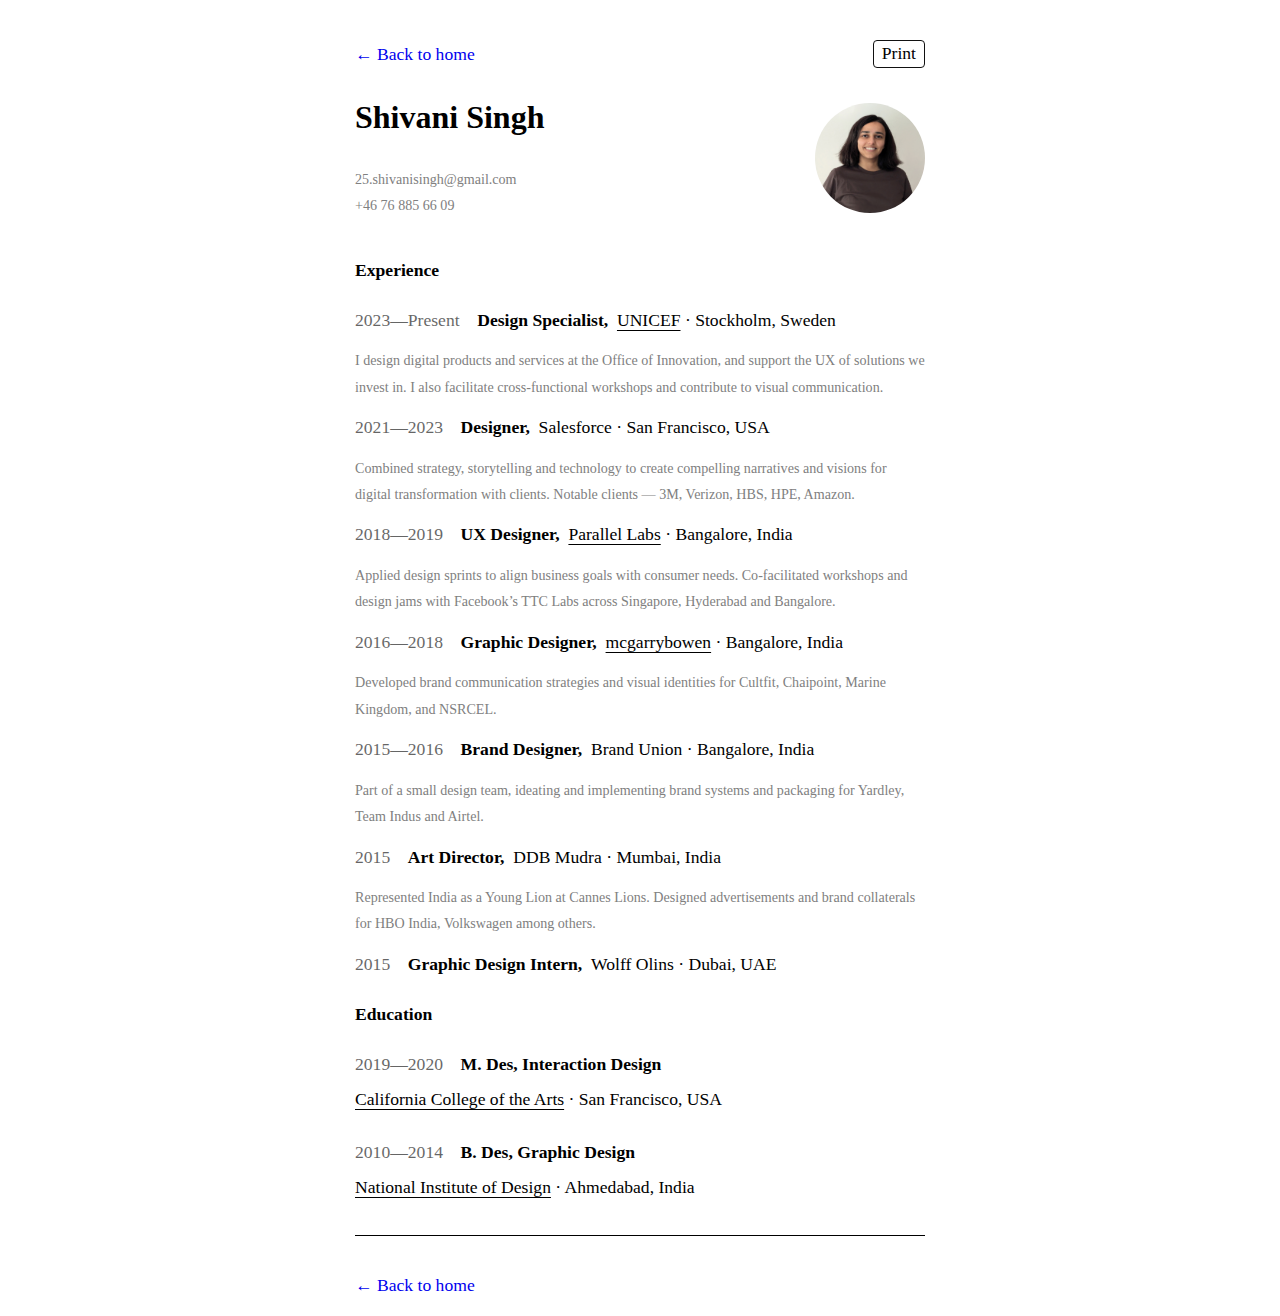
<file: resume.html>
<!DOCTYPE html>
<html lang="en">
<head>
  <meta charset="UTF-8" />
  <meta name="viewport" content="width=device-width, initial-scale=1.0"/>
  <title>shivani's work experience</title>
  <link rel="stylesheet" href="style.css"/>
  <style>
    /* Minimal, robust overrides */
    .resume-header .photo,
    .resume-header .photo img {
      box-sizing: border-box; /* Avoid border/padding glitches */
      margin: 0 !important;
      padding: 0 !important;
      border: none !important;
      display: block;
      background: #f3f3f3;
    }
    .resume-header .photo {
      width: 110px;
      height: 110px;
      border-radius: 50%;
      overflow: hidden;
      flex: 0 0 auto;
      position: relative;
    }
    .resume-header .photo img {
      width: 100%;
      height: 100%;
      object-fit: cover;
      background: #f3f3f3;
    }
    /* Layout and utilities (unchanged, checked for issues) */
    .topbar {
      display: flex;
      align-items: center;
      justify-content: space-between;
      margin: 0;
    }
    .print-btn {
      border: 1px solid #111;
      background: transparent;
      color: inherit;
      font: inherit;
      line-height: 1;
      border-radius: 4px;
      padding: 4px 8px;
      cursor: pointer;
    }
    .resume-header {
      display: flex;
      justify-content: space-between;
      align-items: center;
      gap: 20px;
      margin-top: 15px;
      margin-bottom: 24px;
    }
    .item-header {
      display: flex;
      flex-wrap: wrap;
      gap: .5em;
      align-items: baseline;
    }
    .item-date {
      opacity: .6;
      white-space: nowrap;
      margin-right: .5em;
    }
    .item-role {
      font-weight: 600;
    }
    @media print {
      .topbar { display: none !important; }
    }
  </style>
</head>
<body>
  <main id="page">
    <!-- Top Bar -->
    <div class="topbar">
      <a href="index.html" class="blue-link">&larr; Back to home</a>
      <button class="print-btn" onclick="window.print()" aria-label="Print resume">Print</button>
    </div>
    <!-- Header -->
    <header class="resume-header">
      <div class="info">
        <h1>Shivani Singh</h1>
        <p class="note">25.shivanisingh@gmail.com <br> +46&nbsp;76&nbsp;885&nbsp;66&nbsp;09</p>
      </div>
      <div class="photo">
        <img src="images/profile.jpg" alt="Shivani Singh">
      </div>
    </header>
    <!-- Experience -->
    <h4>Experience</h4>
    <div class="item">
      <div class="item-header">
        <span class="item-date">2023—Present</span>
        <span class="item-role">Design Specialist,</span>
        <span class="item-org">
          <a href="https://www.unicefventurefund.org/team" target="_blank">UNICEF</a> · Stockholm, Sweden
        </span>
      </div>
      <p class="note">I design digital products and services at the Office of Innovation, and support the UX of solutions we invest in. I also facilitate cross-functional workshops and contribute to visual communication.</p>
    </div>

       <div class="item">
      <div class="item-header">
        <span class="item-date">2021—2023</span>
        <span class="item-role">Designer,</span>
        <span class="item-org">Salesforce · San Francisco, USA</span>
      </div>
      <p class="note">Combined strategy, storytelling and technology to create compelling narratives and visions for digital transformation with clients. Notable clients — 3M, Verizon, HBS, HPE, Amazon.</p>
    </div>

    <div class="item">
      <div class="item-header">
        <span class="item-date">2018—2019</span>
        <span class="item-role">UX Designer,</span>
        <span class="item-org"><a href="https://parallelhq.com" target="_blank">Parallel Labs</a> · Bangalore, India</span>
      </div>
      <p class="note">Applied design sprints to align business goals with consumer needs. Co-facilitated workshops and design jams with Facebook’s TTC Labs across Singapore, Hyderabad and Bangalore.</p>
    </div>

    <div class="item">
      <div class="item-header">
        <span class="item-date">2016—2018</span>
        <span class="item-role">Graphic Designer,</span>
        <span class="item-org"> <a href="https://www.instagram.com/happydesignworks/" target="_blank">mcgarrybowen</a> · Bangalore, India</span>
      </div>
      <p class="note">Developed brand communication strategies and visual identities for Cultfit, Chaipoint, Marine Kingdom, and NSRCEL.</p>
    </div>

    <div class="item">
      <div class="item-header">
        <span class="item-date">2015—2016</span>
        <span class="item-role">Brand Designer,</span>
        <span class="item-org">Brand Union · Bangalore, India</span>
      </div>
      <p class="note">Part of a small design team, ideating and implementing brand systems and packaging for Yardley, Team Indus and Airtel.</p>
    </div>

    <div class="item">
      <div class="item-header">
        <span class="item-date">2015</span>
        <span class="item-role">Art Director,</span>
        <span class="item-org">DDB Mudra · Mumbai, India</span>
      </div>
      <p class="note">Represented India as a Young Lion at Cannes Lions. Designed advertisements and brand collaterals for HBO India, Volkswagen among others.</p>
    </div>

    <div class="item">
      <div class="item-header">
        <span class="item-date">2015</span>
        <span class="item-role">Graphic Design Intern,</span>
        <span class="item-org">Wolff Olins · Dubai, UAE</span>
      </div>
    </div>
    
    
    <!-- Education -->
    <h4>Education</h4>
    <div class="item">
      <div class="item-header">
        <span class="item-date">2019—2020</span>
        <span class="item-role">M. Des, Interaction Design</span><br>
        <span class="item-org">
          <a href="https://cca.edu/design/interaction-design/" target="_blank">California College of the Arts</a> · San Francisco, USA
        </span>
      </div>
    </div><br>
    <div class="item">
      <div class="item-header">
        <span class="item-date">2010—2014</span>
        <span class="item-role">B. Des, Graphic Design</span><br>
        <span class="item-org">
          <a href="https://www.nid.edu/" target="_blank">National Institute of Design</a> · Ahmedabad, India</span>
      </div>
    </div>

    <!--
    <div class="item">
      <div class="item-header">
        <span class="item-date">2002—2010</span>
        <span class="item-role">ISC Graduation,</span>
        <span class="item-org">Welham Girls’ School · Dehradun, India</span>
      </div>
    </div>
    -->
   <hr style="border: none; border-top: 1px solid black; margin: 2em 0;">
   <p><a href="index.html" class="blue-link">&larr; Back to home</a></p>
    
  </main>
</body>
</html>
</file>
<file: style.css>
:root {
  --h1-size: clamp(30px, 3vw, 32px);
}

body {
  font-family: "Inter", -apple-system;
  font-weight: 400;
  max-width: 570px;
  margin: 0 auto;
  padding: 40px 40px 0;
  font-size: 1.1em;
  line-height: 150%;
  color: #000;
  background: #fff;
}

h1 {
  font-size: var(--h1-size);
  display: inline-block;
}

h2 {
  margin-top: 2em;
  padding-top: 1em;
  border-top: 1px solid #111;
}

img {
  width: 100%;
  display: block;
  margin-top: 1em;
}

a {
  color: inherit;
  text-decoration: underline;
  text-underline-offset: 0.25em;
}

a:hover { 
  text-decoration-style: wavy; 
}

.blue-link { color: #0000EE; text-decoration: none; }

.note {  font-size: 0.8em; color: #808080; }


/* ——— VIDEO EMBEDS ——— */
.video-container {
  position: relative;
  width: 100%;
  margin: 1.5em 0;
  padding-bottom: 56.25%; /* 16:9 */
  background: #000;
  border-radius: 4px;
  overflow: hidden;
}

.video-container iframe {
  position: absolute;
  inset: 0;
  width: 100%;
  height: 100%;
  border: none;
}


/* ——— IMAGE PAIRS ——— */
.image-pair-container {
  display: flex;
  flex-wrap: wrap;
  gap: 20px;
  margin-top: 1em;
}

.image-pair-container img {
  width: calc(50% - 10px);
  height: 350px;
  object-fit: cover;
}


/* ——— UNIFIED GALLERY ——— */

/* Default: page-width gallery */
.gallery-grid,
.full-width-gallery,
.gallery-grid-circles {
  display: grid;
  gap: 15px;
  margin: 20px 0;
}

/* Page-width gallery */
.gallery-grid {
  grid-template-columns: repeat(auto-fill, minmax(180px, 1fr));
}

.gallery-grid img {
  aspect-ratio: 4 / 3;
  object-fit: cover;
}

/* Full-width gallery (bleeds edge to edge) */
.full-width-gallery {
  grid-template-columns: repeat(auto-fill, minmax(260px, 1fr));
  width: 100vw;
  margin-left: calc(50% - 50vw);
  margin-right: calc(50% - 50vw);
  padding: 0 5px;
}

.full-width-gallery img {
  height: 320px;
  object-fit: cover;
}

/* Circular gallery */
.gallery-grid-circles {
  grid-template-columns: repeat(auto-fill, minmax(70px, 1fr));
}

.gallery-grid-circles img {
  aspect-ratio: 1;
  border-radius: 50%;
  object-fit: cover;
}


/* ——— FULL-WIDTH IMAGE BLOCK ——— */
.full-width-image {
  width: 90vw;
  margin-left: calc(50% - 45vw);
  margin-right: calc(50% - 45vw);
  margin-bottom: 2em;
  padding: 0 5px;
}


/* ——— RESPONSIVE ——— */
@media (max-width: 768px) {
  

  .full-width-image,
  .full-width-gallery {
    width: 100%;
    margin: 0;
    grid-template-columns: 1fr;
  }

}


/* ---------- PORTFOLIO---------- */

:root{
  --page-gutter: 40px;
  --portfolio-pad-desktop: 60px;
  --portfolio-pad-mobile: 20px;
  --project-title-size: clamp(18px, 1.6vw, 22px); /* h2/h3-ish */
  --project-img-h: 320px;
}

#portfolio-appendix[hidden]{ display:none; }

.portfolio-footer{
  margin: 1em 0;
}

.portfolio-footer hr{
  border: none;
  border-top: 1px solid #000;
  margin: 0 0 0.75em 0;
}

/* when portfolio is open */
#portfolio-appendix:not([hidden]) ~ .portfolio-footer{
  width: 100vw;
  margin-left: calc(50% - 50vw);
  margin-right: calc(50% - 50vw);

  padding-left: var(--page-gutter);
  padding-right: var(--page-gutter);
  box-sizing: border-box;
}


/* full-bleed portfolio section */
.portfolio-section{
  width: 100vw;
  position: relative;
  left: 50%;
  margin-left: -50vw;

  padding: 40px var(--portfolio-pad-desktop);
  box-sizing: border-box;
}

/* grid */
.portfolio-grid{
  max-width: 1590px;
  margin: 0 auto;

  display: grid;
  grid-template-columns: repeat(2, minmax(0, 1fr));
  gap: 80px 60px;
}

@media (min-width: 1400px){
  .portfolio-grid{ grid-template-columns: repeat(3, minmax(0, 1fr)); }
}

.project{ margin: 0; }

/* image */
.project img{
  width: 100%;
  height: var(--project-img-h);
  object-fit: contain;
  display: block;
  margin: 0 0 16px 0;
}

/* title */
.project-title{
  margin: 0 0 8px 0;
  font-size: var(--project-title-size);
  font-weight: 600;
  line-height: 1.25;
}

.project-title a {
  color: inherit;
  text-decoration: none;
}

.project-title a:hover {
  color: #0000EE;
}

/* description spacing */
.project p{ margin: 8px 0 0 0; }

/* mobile */
@media (max-width: 700px){
  .portfolio-section{
    padding: var(--portfolio-pad-mobile) var(--page-gutter);
  }

  .portfolio-grid{
    grid-template-columns: 1fr;
    gap: 40px;
    max-width: 570px;
  }

  /* crisp separators on mobile */
  .project{
    border-top: 1px solid #000;
    padding-top: 16px;
  }
  .project:first-child{
    border-top: none;
    padding-top: 0;
  }

  .project img{
    height: auto;
    max-height: 420px;
  }
}
</file>
